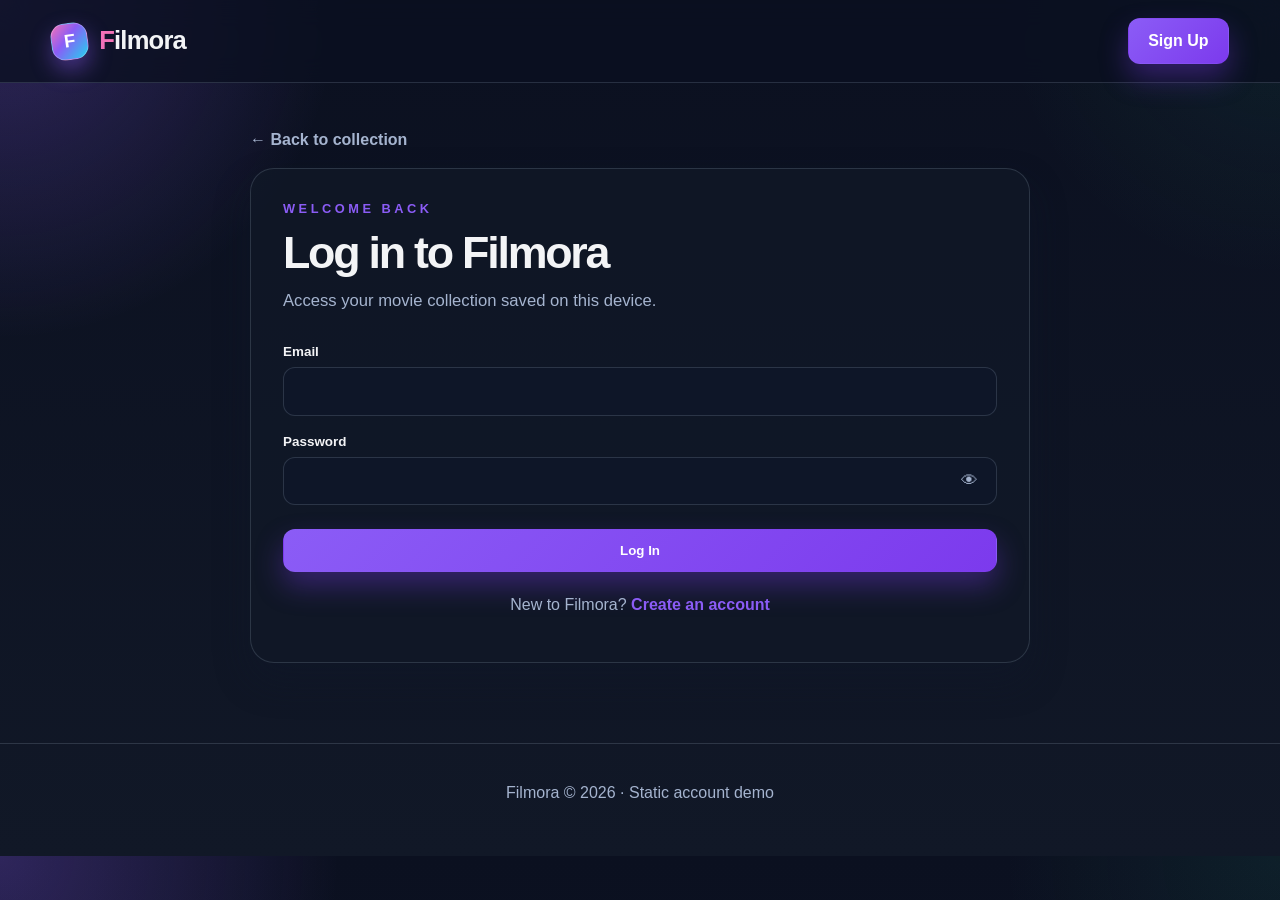
<file: index.html>
<!DOCTYPE html>
<html lang="en">
<head>
    <meta charset="UTF-8">
    <meta name="viewport" content="width=device-width, initial-scale=1.0">
    <meta name="description" content="Filmora - a simple movie collection catalog.">
    <title>Filmora | Movie Collection</title>
    <link rel="stylesheet" href="style.css">
    <style>
        .static-note { margin: 1rem 0 0; color: var(--muted); font-size: 0.86rem; }
        .static-note a { color: var(--primary); font-weight: 700; }
        .modal { display: none; }
        .modal.open { display: grid; }
        .dialog-form { display: grid; gap: 0.15rem; }
        .dialog-form .two-col { margin-top: 0.3rem; }
        .dialog-form button { margin-top: 1.2rem; }
        .dialog-close { float: right; border: 0; background: transparent; color: var(--muted); font-size: 1.5rem; cursor: pointer; }
        .watch-card { width: min(860px, calc(100% - 2rem)); text-align: left; }
        .watch-card video { display: block; width: 100%; max-height: 70vh; margin-top: 1rem; background: #000; border-radius: 12px; }
        .watch-message { margin-top: 0.8rem !important; font-size: 0.82rem; }
        .movie-card .delete-card { margin-left: auto; }
        @media (max-width: 760px) {
            .top-actions { gap: 0.45rem; }
            .top-actions .nav-link { display: none; }
            .top-actions .small { padding: 0.6rem; font-size: 0.82rem; }
            .hero { align-items: stretch; flex-direction: column; }
            .hero-panel { width: 100%; }
        }
    </style>
</head>
<body>
<header class="topbar">
    <div class="container nav">
        <a href="index.html" class="logo" aria-label="Filmora home">
            <span class="brand-mark">F</span>
            <span class="brand-word">Filmora</span>
        </a>
        <nav class="top-actions" aria-label="Main navigation">
            <a href="#collection" class="nav-link">Collection</a>
            <button type="button" class="btn primary" id="openAdd">+ Add Movie</button>
            <span class="user-chip" id="userChip" hidden></span>
            <a href="profile.html" class="btn small" id="profileLink">Profile</a>
            <a href="login.html" class="btn small" id="loginLink">Login</a>
            <a href="signup.html" class="btn small" id="signupLink">Sign Up</a>
            <a href="logout.html" class="btn small" id="logoutLink" hidden>Logout</a>
        </nav>
    </div>
</header>

<main class="container">
    <section class="hero">
        <div class="hero-copy">
            <p class="eyebrow">MY COLLECTION</p>
            <h1>Your movies,<br><span>all in one place.</span></h1>
            <p class="subtitle">Keep a lightweight, personal catalog of your favorite films. Your collection is saved in this browser.</p>
        </div>
        <div class="hero-panel" aria-label="Collection overview">
            <div class="mini-stat">
                <span class="label">Total movies</span>
                <strong id="totalMovies">0</strong>
            </div>
            <div class="latest">
                <span class="label">Latest pick</span>
                <strong id="latestTitle">Add your first film</strong>
                <small id="latestMeta">Your newest movie will appear here.</small>
            </div>
        </div>
    </section>

    <form class="search" id="searchForm" role="search">
        <input type="search" id="searchInput" placeholder="Search by title, genre or director..." aria-label="Search movies">
        <button type="submit">Search</button>
        <button type="button" class="clear" id="clearSearch">Clear</button>
    </form>

    <div class="section-head" id="collection">
        <h2 id="sectionTitle">My Movies</h2>
        <span id="resultCount">0 results</span>
    </div>
    <section class="movie-grid" id="movieGrid" aria-live="polite"></section>
</main>

<div class="modal" id="addModal" aria-hidden="true">
    <div class="modal-backdrop" id="modalBackdrop"></div>
    <div class="modal-card" role="dialog" aria-modal="true" aria-labelledby="addTitle">
        <button type="button" class="dialog-close" id="closeAdd" aria-label="Close">&times;</button>
        <h3 id="addTitle">Add a movie</h3>
        <form class="dialog-form" id="addForm">
            <label for="movieTitle">Title</label>
            <input id="movieTitle" name="title" required maxlength="150">
            <div class="two-col">
                <div>
                    <label for="movieGenre">Genre</label>
                    <input id="movieGenre" name="genre" required maxlength="100">
                </div>
                <div>
                    <label for="movieYear">Release year</label>
                    <input id="movieYear" name="year" type="number" min="1888" max="2100" required>
                </div>
            </div>
            <label for="movieDirector">Director</label>
            <input id="movieDirector" name="director" required maxlength="150">
            <label for="movieRating">Rating</label>
            <input id="movieRating" name="rating" type="number" min="0" max="10" step="0.1" value="0">
            <label for="movieFile">Movie file</label>
            <input id="movieFile" name="movieFile" type="file" accept="video/*">
            <small class="form-help">The video stays in this browser and is available on this device only.</small>
            <button type="submit" class="btn primary full">Save Movie</button>
        </form>
    </div>
</div>

<div class="modal" id="watchModal" aria-hidden="true">
    <div class="modal-backdrop" id="watchBackdrop"></div>
    <div class="modal-card watch-card" role="dialog" aria-modal="true" aria-labelledby="watchTitle">
        <button type="button" class="dialog-close" id="closeWatch" aria-label="Close">&times;</button>
        <h3 id="watchTitle">Watch movie</h3>
        <video id="moviePlayer" controls playsinline></video>
        <p id="watchMessage" class="watch-message"></p>
    </div>
</div>

<footer>
    <p>Filmora &copy; <span id="currentYear"></span> &middot; Static movie collection</p>
</footer>

<script src="auth.js"></script>
<script>
const currentUser = getCurrentUser();
if (!currentUser) {
    window.location.replace('login.html');
}

const storageKey = `filmora-movies-${currentUser ? currentUser.id : 'guest'}`;
const videoDatabase = 'filmora-video-files';
const starterMovies = [
    { id: 1, title: 'Inception', genre: 'Sci-Fi', director: 'Christopher Nolan', year: 2010, rating: 8.8 },
    { id: 2, title: 'The Dark Knight', genre: 'Action', director: 'Christopher Nolan', year: 2008, rating: 9.0 },
    { id: 3, title: 'Interstellar', genre: 'Sci-Fi', director: 'Christopher Nolan', year: 2014, rating: 8.7 }
];

let movies = loadMovies();
let searchTerm = '';

function loadMovies() {
    try {
        const saved = JSON.parse(localStorage.getItem(storageKey));
        return Array.isArray(saved) ? saved : [...starterMovies];
    } catch (error) {
        return [...starterMovies];
    }
}

function saveMovies() {
    localStorage.setItem(storageKey, JSON.stringify(movies));
}

function videoStorageKey(id) {
    return `${currentUser.id}:${id}`;
}

function openVideoDatabase() {
    return new Promise((resolve, reject) => {
        const request = indexedDB.open(videoDatabase, 1);
        request.onupgradeneeded = () => request.result.createObjectStore('videos');
        request.onsuccess = () => resolve(request.result);
        request.onerror = () => reject(request.error);
    });
}

async function storeVideo(id, file) {
    if (!file) return;
    const database = await openVideoDatabase();
    await new Promise((resolve, reject) => {
        const transaction = database.transaction('videos', 'readwrite');
        transaction.objectStore('videos').put(file, videoStorageKey(id));
        transaction.oncomplete = resolve;
        transaction.onerror = () => reject(transaction.error);
    });
    database.close();
}

async function getVideo(id) {
    const database = await openVideoDatabase();
    const file = await new Promise((resolve, reject) => {
        const request = database.transaction('videos').objectStore('videos').get(videoStorageKey(id));
        request.onsuccess = () => resolve(request.result);
        request.onerror = () => reject(request.error);
    });
    database.close();
    return file;
}

async function removeVideo(id) {
    const database = await openVideoDatabase();
    await new Promise((resolve, reject) => {
        const transaction = database.transaction('videos', 'readwrite');
        transaction.objectStore('videos').delete(videoStorageKey(id));
        transaction.oncomplete = resolve;
        transaction.onerror = () => reject(transaction.error);
    });
    database.close();
}

function renderMovies() {
    const normalized = searchTerm.toLowerCase();
    const visibleMovies = movies.filter((movie) =>
        [movie.title, movie.genre, movie.director].some((value) => value.toLowerCase().includes(normalized))
    );
    const grid = document.getElementById('movieGrid');
    document.getElementById('totalMovies').textContent = movies.length;
    document.getElementById('resultCount').textContent = `${visibleMovies.length} result${visibleMovies.length === 1 ? '' : 's'}`;
    document.getElementById('sectionTitle').textContent = searchTerm ? 'Search results' : 'My Movies';

    if (movies.length > 0) {
        const latest = movies[0];
        document.getElementById('latestTitle').textContent = latest.title;
            document.getElementById('latestMeta').textContent = `${latest.genre} &middot; ${latest.year}`;
    } else {
        document.getElementById('latestTitle').textContent = 'Add your first film';
        document.getElementById('latestMeta').textContent = 'Your newest movie will appear here.';
    }

    if (visibleMovies.length === 0) {
        grid.innerHTML = '<div class="empty"><div>&#127916;</div><h3>No movies found</h3><p>Add your first movie or try another search.</p><button type="button" class="btn primary" id="emptyAdd">Add Movie</button></div>';
        document.getElementById('emptyAdd').addEventListener('click', openModal);
        return;
    }

    grid.innerHTML = visibleMovies.map((movie) => `
        <article class="movie-card">
            <div class="poster"><div class="poster-placeholder" aria-hidden="true">&#127916;</div><div class="year">${escapeHtml(movie.year)}</div></div>
            <div class="movie-body">
                <div class="movie-info">
                    <h3>${escapeHtml(movie.title)}</h3>
                    <p class="meta">${escapeHtml(movie.genre)} &middot; ${escapeHtml(movie.director)}</p>
                    <p class="rating">&#9733; ${escapeHtml(movie.rating)}/10</p>
                </div>
                <div class="actions">
                    ${movie.hasVideo ? `<button type="button" class="btn primary watch-card-button" data-id="${movie.id}">Watch</button>` : ''}
                    <button type="button" class="btn small danger delete-card" data-id="${movie.id}">Delete</button>
                </div>
            </div>
        </article>`).join('');

    document.querySelectorAll('.watch-card-button').forEach((button) => {
        button.addEventListener('click', () => openWatchModal(Number(button.dataset.id)));
    });
    document.querySelectorAll('.delete-card').forEach((button) => {
        button.addEventListener('click', async () => {
            movies = movies.filter((movie) => movie.id !== Number(button.dataset.id));
            saveMovies();
            await removeVideo(button.dataset.id);
            renderMovies();
        });
    });
}

function escapeHtml(value) {
    return String(value).replace(/[&<>'"]/g, (character) => ({ '&': '&amp;', '<': '&lt;', '>': '&gt;', "'": '&#39;', '"': '&quot;' }[character]));
}

const modal = document.getElementById('addModal');
const watchModal = document.getElementById('watchModal');
const moviePlayer = document.getElementById('moviePlayer');
let activeVideoUrl = null;
function openModal() {
    modal.classList.add('open');
    modal.setAttribute('aria-hidden', 'false');
    document.getElementById('movieTitle').focus();
}
function closeModal() {
    modal.classList.remove('open');
    modal.setAttribute('aria-hidden', 'true');
}

async function openWatchModal(id) {
    const movie = movies.find((item) => item.id === id);
    const file = await getVideo(id);
    if (!movie || !file) return;
    activeVideoUrl = URL.createObjectURL(file);
    moviePlayer.src = activeVideoUrl;
    document.getElementById('watchTitle').textContent = movie.title;
    document.getElementById('watchMessage').textContent = file.name || 'Saved locally in this browser';
    watchModal.classList.add('open');
    watchModal.setAttribute('aria-hidden', 'false');
}

function closeWatchModal() {
    moviePlayer.pause();
    moviePlayer.removeAttribute('src');
    moviePlayer.load();
    if (activeVideoUrl) URL.revokeObjectURL(activeVideoUrl);
    activeVideoUrl = null;
    watchModal.classList.remove('open');
    watchModal.setAttribute('aria-hidden', 'true');
}

document.getElementById('openAdd').addEventListener('click', openModal);
document.getElementById('closeAdd').addEventListener('click', closeModal);
document.getElementById('modalBackdrop').addEventListener('click', closeModal);
document.getElementById('closeWatch').addEventListener('click', closeWatchModal);
document.getElementById('watchBackdrop').addEventListener('click', closeWatchModal);
document.addEventListener('keydown', (event) => {
    if (event.key === 'Escape') {
        closeModal();
        closeWatchModal();
    }
});
document.getElementById('searchForm').addEventListener('submit', (event) => {
    event.preventDefault();
    searchTerm = document.getElementById('searchInput').value.trim();
    renderMovies();
});
document.getElementById('clearSearch').addEventListener('click', () => {
    document.getElementById('searchInput').value = '';
    searchTerm = '';
    renderMovies();
});
document.getElementById('addForm').addEventListener('submit', async (event) => {
    event.preventDefault();
    const form = new FormData(event.target);
    const id = Date.now();
    const file = form.get('movieFile');
    movies.unshift({
        id, title: form.get('title').trim(), genre: form.get('genre').trim(),
        director: form.get('director').trim(), year: Number(form.get('year')), rating: Number(form.get('rating')),
        hasVideo: file instanceof File && file.size > 0
    });
    if (file instanceof File && file.size > 0) await storeVideo(id, file);
    saveMovies();
    event.target.reset();
    closeModal();
    renderMovies();
});

document.getElementById('currentYear').textContent = new Date().getFullYear();
renderMovies();
</script>
</body>
</html>
</file>
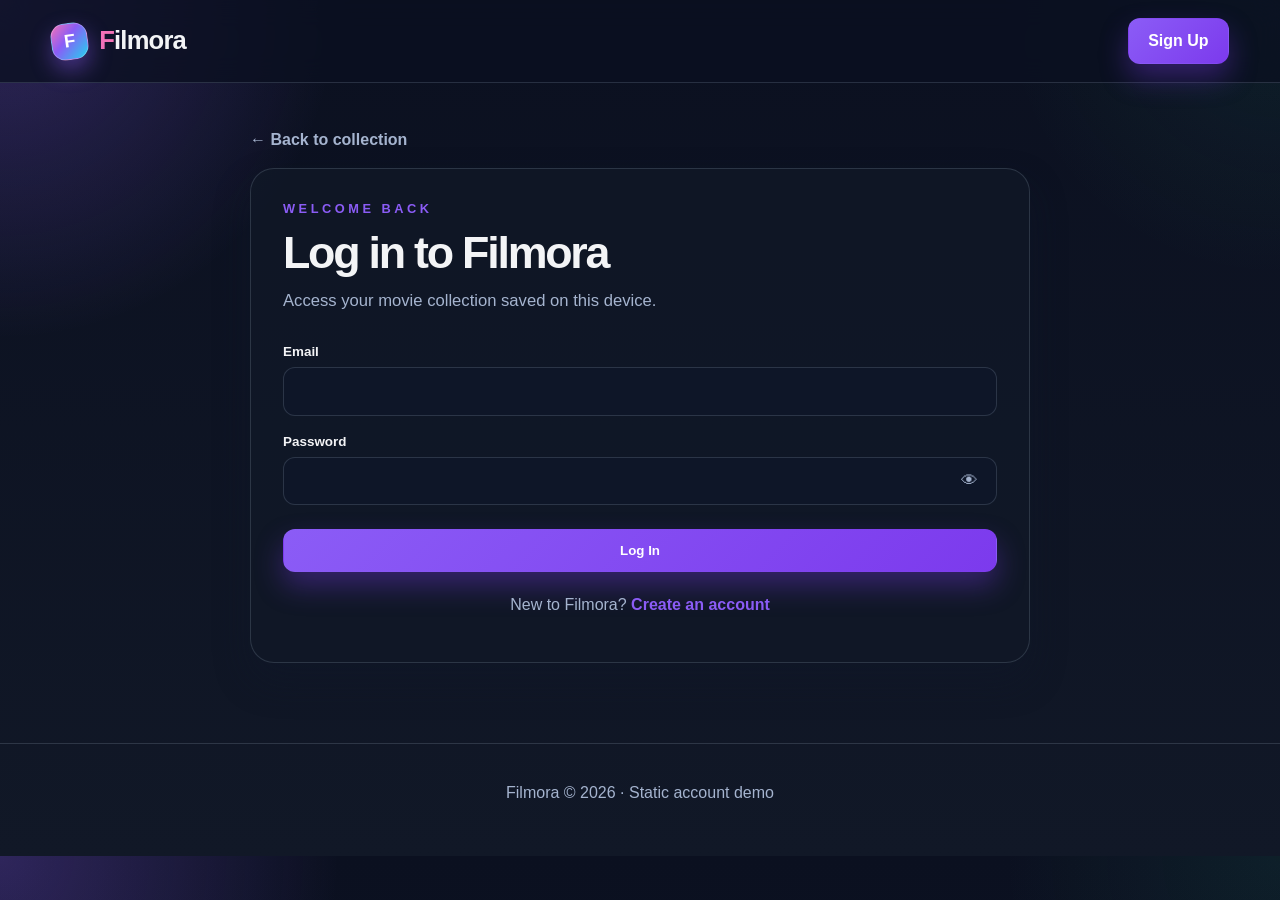
<file: login.html>
<!DOCTYPE html>
<html lang="en">
<head>
    <meta charset="UTF-8">
    <meta name="viewport" content="width=device-width, initial-scale=1.0">
    <title>Filmora | Login</title>
    <link rel="stylesheet" href="style.css">
</head>
<body>
<header class="topbar">
    <div class="container nav">
        <a href="index.html" class="logo" aria-label="Filmora home"><span class="brand-mark">F</span><span class="brand-word">Filmora</span></a>
        <nav class="top-actions" aria-label="Account navigation"><a href="signup.html" class="btn primary">Sign Up</a></nav>
    </div>
</header>
<main class="container form-page">
    <a href="index.html" class="back">&larr; Back to collection</a>
    <section class="form-card">
        <p class="eyebrow">WELCOME BACK</p>
        <h1>Log in to Filmora</h1>
        <p class="subtitle">Access your movie collection saved on this device.</p>
        <form id="loginForm">
            <label for="email">Email</label>
            <input id="email" name="email" type="email" autocomplete="email" required>
            <label for="password">Password</label>
            <div class="password-field"><input id="password" name="password" type="password" autocomplete="current-password" required><button type="button" class="password-toggle" data-password-toggle="password" aria-label="Show password">&#128065;</button></div>
            <button type="submit" class="btn primary full">Log In</button>
        </form>
        <div id="authMessage" hidden></div>
        <p class="auth-switch">New to Filmora? <a href="signup.html">Create an account</a></p>
    </section>
</main>
<footer><p>Filmora &copy; <span id="currentYear"></span> &middot; Static account demo</p></footer>
<script src="auth.js"></script>
<script>document.getElementById('currentYear').textContent = new Date().getFullYear();</script>
</body>
</html>
</file>
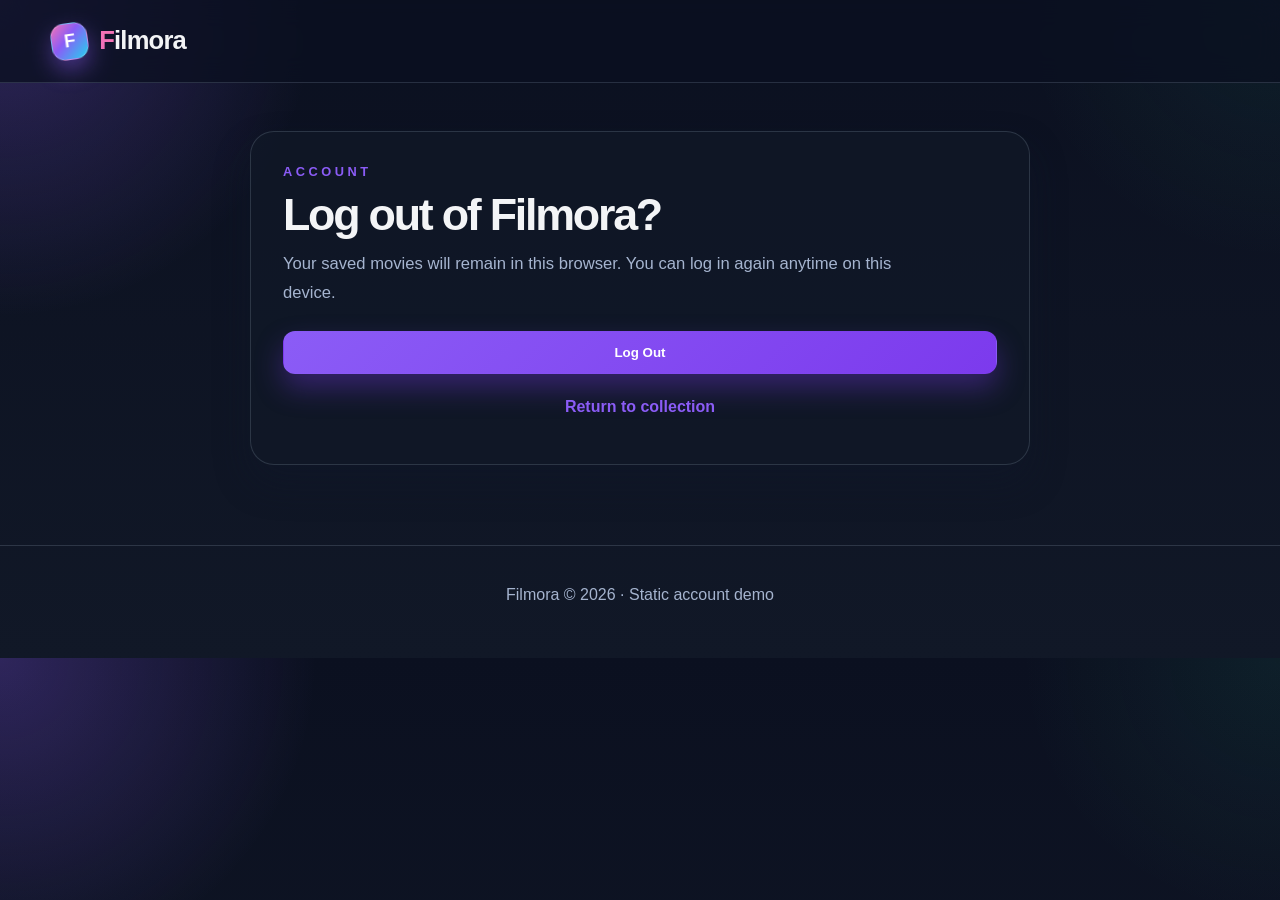
<file: logout.html>
<!DOCTYPE html>
<html lang="en">
<head>
    <meta charset="UTF-8">
    <meta name="viewport" content="width=device-width, initial-scale=1.0">
    <title>Filmora | Log Out</title>
    <link rel="stylesheet" href="style.css">
</head>
<body>
<header class="topbar">
    <div class="container nav">
        <a href="index.html" class="logo" aria-label="Filmora home"><span class="brand-mark">F</span><span class="brand-word">Filmora</span></a>
    </div>
</header>
<main class="container form-page">
    <section class="form-card">
        <p class="eyebrow">ACCOUNT</p>
        <h1>Log out of Filmora?</h1>
        <p class="subtitle">Your saved movies will remain in this browser. You can log in again anytime on this device.</p>
        <button type="button" class="btn primary full" id="logoutButton">Log Out</button>
        <p class="auth-switch"><a href="index.html">Return to collection</a></p>
    </section>
</main>
<footer><p>Filmora &copy; <span id="currentYear"></span> &middot; Static account demo</p></footer>
<script src="auth.js"></script>
<script>document.getElementById('currentYear').textContent = new Date().getFullYear();</script>
</body>
</html>
</file>
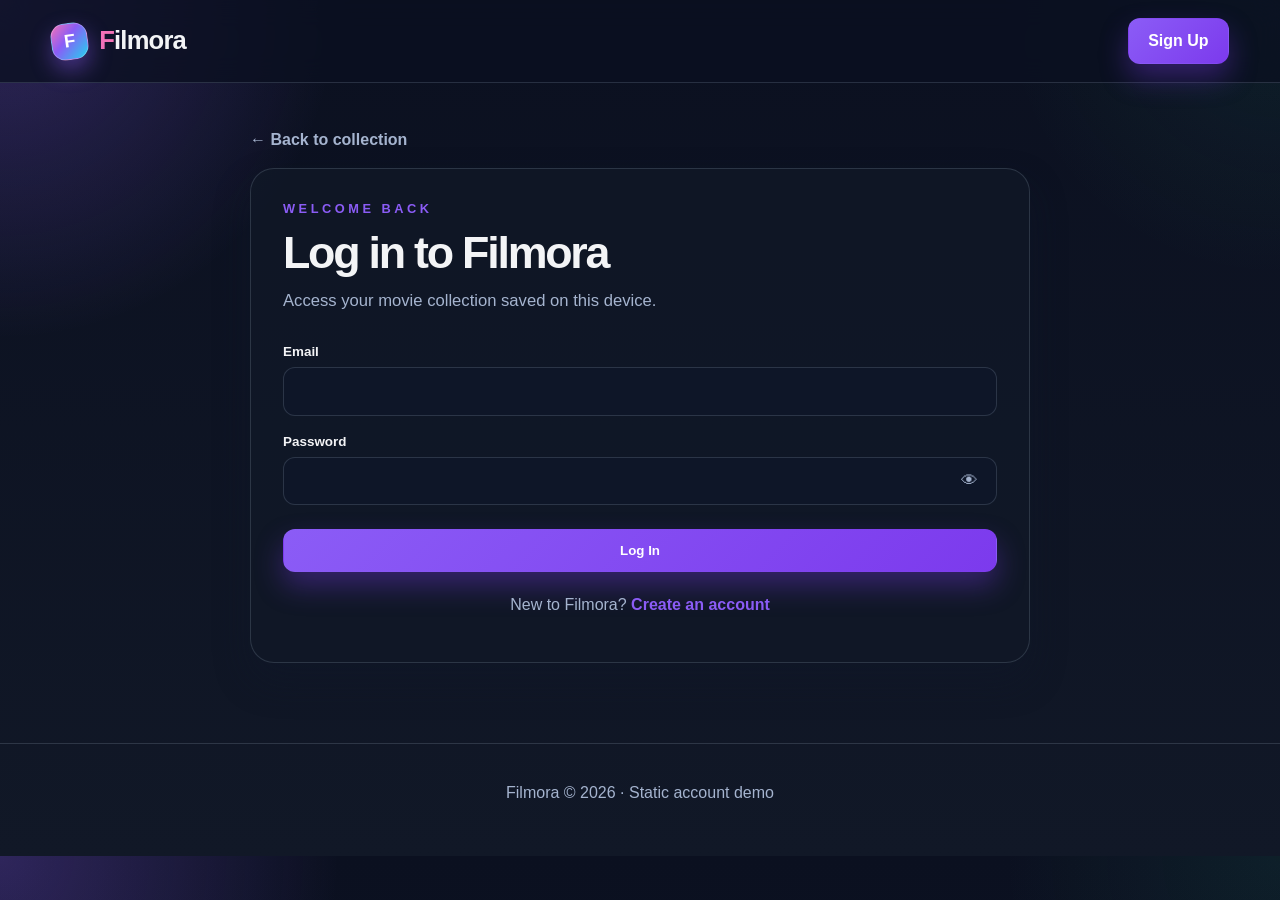
<file: profile.html>
<!DOCTYPE html>
<html lang="en">
<head>
    <meta charset="UTF-8">
    <meta name="viewport" content="width=device-width, initial-scale=1.0">
    <title>Filmora | Profile</title>
    <link rel="stylesheet" href="style.css">
</head>
<body>
<header class="topbar">
    <div class="container nav">
        <a href="index.html" class="logo" aria-label="Filmora home"><span class="brand-mark">F</span><span class="brand-word">Filmora</span></a>
        <nav class="top-actions" aria-label="Main navigation">
            <a href="index.html" class="btn small">Collection</a>
            <a href="logout.html" class="btn small">Logout</a>
        </nav>
    </div>
</header>
<main class="container form-page">
    <a href="index.html" class="back">&larr; Back to collection</a>
    <div class="profile-layout">
        <section class="form-card">
            <p class="eyebrow">YOUR PROFILE</p>
            <div class="profile-avatar-wrap">
                <div class="profile-avatar placeholder-avatar" id="avatarPreview" aria-label="Profile avatar">F</div>
            </div>
            <h1 id="profileName">Your Profile</h1>
            <p class="subtitle" id="profileEmail"></p>
            <label class="avatar-upload" for="avatarFile">Profile avatar</label>
            <input id="avatarFile" type="file" accept="image/png,image/jpeg,image/webp">
            <small class="form-help">Use a JPG, PNG, or WebP image up to 1 MB.</small>
            <div class="profile-stats">
                <div class="stat-card"><span class="label">Movies</span><strong id="movieCount">0</strong></div>
                <div class="stat-card"><span class="label">Local videos</span><strong id="videoCount">0</strong></div>
                <div class="stat-card"><span class="label">Average rating</span><strong id="averageRating">0.0</strong></div>
            </div>
        </section>

        <section class="form-card">
            <p class="eyebrow">SECURITY</p>
            <h1>Change password</h1>
            <p class="subtitle">Confirm your current password before choosing a new one.</p>
            <form id="passwordForm">
                <label for="currentPassword">Current password</label>
                <div class="password-field"><input id="currentPassword" name="currentPassword" type="password" autocomplete="current-password" required><button type="button" class="password-toggle" data-password-toggle="currentPassword" aria-label="Show password">&#128065;</button></div>
                <label for="newPassword">New password</label>
                <div class="password-field"><input id="newPassword" name="newPassword" type="password" autocomplete="new-password" minlength="6" required><button type="button" class="password-toggle" data-password-toggle="newPassword" aria-label="Show password">&#128065;</button></div>
                <label for="confirmNewPassword">Confirm new password</label>
                <div class="password-field"><input id="confirmNewPassword" name="confirmNewPassword" type="password" autocomplete="new-password" minlength="6" required><button type="button" class="password-toggle" data-password-toggle="confirmNewPassword" aria-label="Show password">&#128065;</button></div>
                <button type="submit" class="btn primary full">Update Password</button>
            </form>
            <div id="authMessage" hidden></div>
        </section>
    </div>
</main>
<footer><p>Filmora &copy; <span id="currentYear"></span> &middot; Static account demo</p></footer>
<script src="auth.js"></script>
<script>
const profileUser = getCurrentUser();
if (!profileUser) window.location.replace('login.html');

function profileMovies() {
    try {
        return JSON.parse(localStorage.getItem(`filmora-movies-${profileUser.id}`)) || [];
    } catch (error) {
        return [];
    }
}

function refreshProfile() {
    const user = getUserRecord();
    const movies = profileMovies();
    if (!user) return;
    document.getElementById('profileName').textContent = user.name;
    document.getElementById('profileEmail').textContent = user.email;
    document.getElementById('movieCount').textContent = movies.length;
    document.getElementById('videoCount').textContent = movies.filter((movie) => movie.hasVideo).length;
    const average = movies.length ? movies.reduce((total, movie) => total + Number(movie.rating || 0), 0) / movies.length : 0;
    document.getElementById('averageRating').textContent = average.toFixed(1);
    const avatar = document.getElementById('avatarPreview');
    if (user.avatar) {
        avatar.innerHTML = `<img class="profile-avatar" src="${user.avatar}" alt="${user.name} avatar">`;
    } else {
        avatar.textContent = user.name.charAt(0).toUpperCase();
    }
}

document.getElementById('avatarFile').addEventListener('change', (event) => {
    const file = event.target.files[0];
    if (!file) return;
    if (file.size > 1024 * 1024) {
        showAuthMessage('Please choose an image smaller than 1 MB.');
        event.target.value = '';
        return;
    }
    const reader = new FileReader();
    reader.onload = () => {
        const user = getUserRecord();
        user.avatar = reader.result;
        updateUserRecord(user);
        refreshProfile();
        showAuthMessage('Profile avatar updated.', 'success');
    };
    reader.readAsDataURL(file);
});

document.getElementById('passwordForm').addEventListener('submit', async (event) => {
    event.preventDefault();
    const form = new FormData(event.target);
    const user = getUserRecord();
    if (form.get('newPassword') !== form.get('confirmNewPassword')) {
        showAuthMessage('New passwords do not match.');
        return;
    }
    if (form.get('newPassword').length < 6) {
        showAuthMessage('Your new password must be at least 6 characters.');
        return;
    }
    if (await hashPassword(form.get('currentPassword')) !== user.password) {
        showAuthMessage('The current password is incorrect.');
        return;
    }
    user.password = await hashPassword(form.get('newPassword'));
    updateUserRecord(user);
    event.target.reset();
    showAuthMessage('Password updated successfully.', 'success');
});

document.getElementById('currentYear').textContent = new Date().getFullYear();
refreshProfile();
</script>
</body>
</html>
</file>
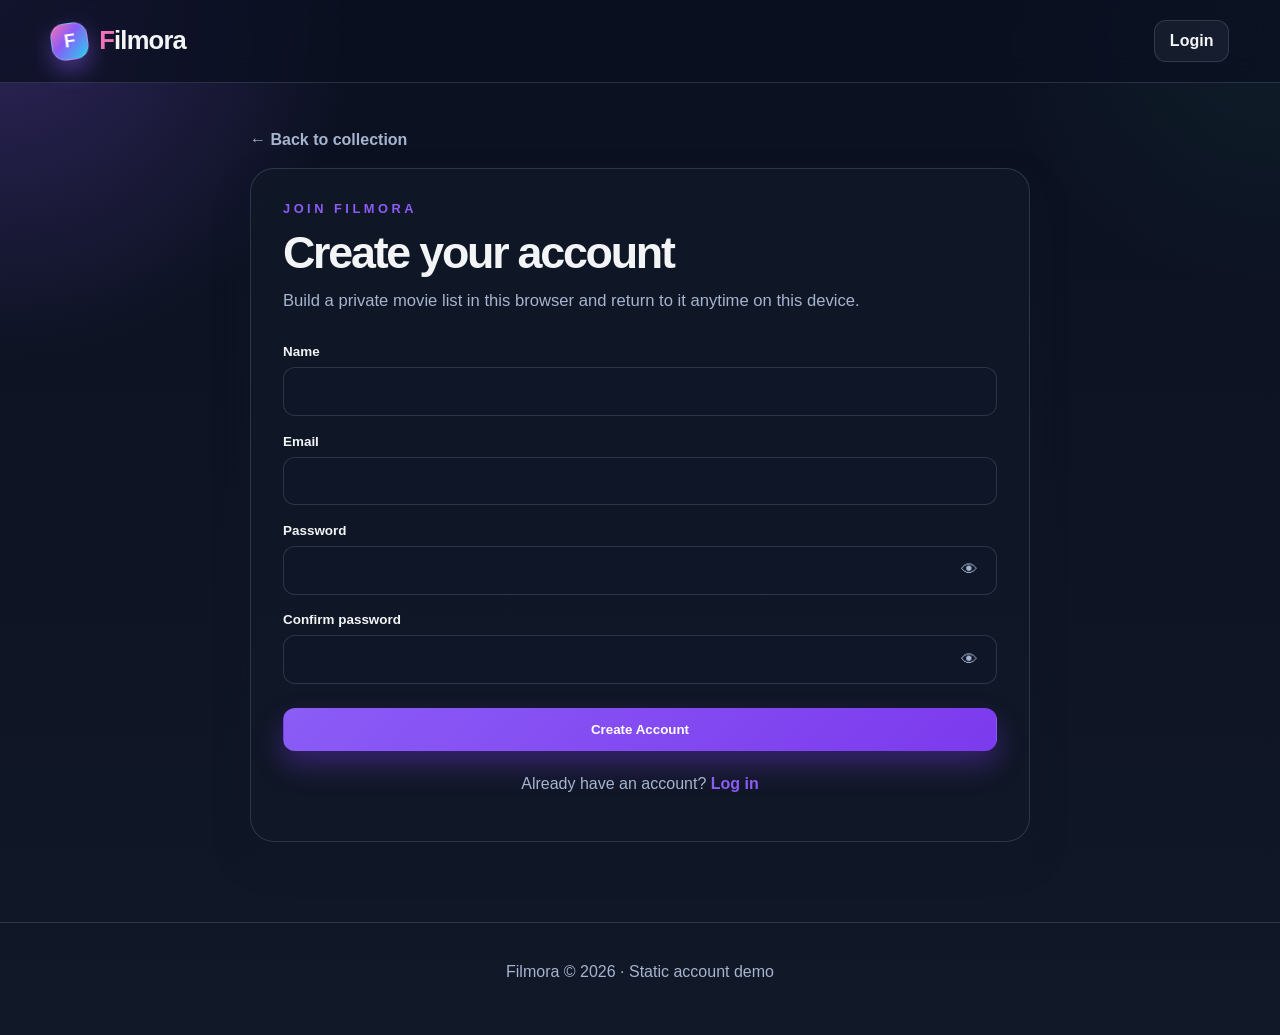
<file: signup.html>
<!DOCTYPE html>
<html lang="en">
<head>
    <meta charset="UTF-8">
    <meta name="viewport" content="width=device-width, initial-scale=1.0">
    <title>Filmora | Sign Up</title>
    <link rel="stylesheet" href="style.css">
</head>
<body>
<header class="topbar">
    <div class="container nav">
        <a href="index.html" class="logo" aria-label="Filmora home"><span class="brand-mark">F</span><span class="brand-word">Filmora</span></a>
        <nav class="top-actions" aria-label="Account navigation"><a href="login.html" class="btn small">Login</a></nav>
    </div>
</header>
<main class="container form-page">
    <a href="index.html" class="back">&larr; Back to collection</a>
    <section class="form-card">
        <p class="eyebrow">JOIN FILMORA</p>
        <h1>Create your account</h1>
        <p class="subtitle">Build a private movie list in this browser and return to it anytime on this device.</p>
        <form id="signupForm">
            <label for="name">Name</label>
            <input id="name" name="name" autocomplete="name" required maxlength="100">
            <label for="email">Email</label>
            <input id="email" name="email" type="email" autocomplete="email" required>
            <label for="password">Password</label>
            <div class="password-field"><input id="password" name="password" type="password" autocomplete="new-password" minlength="6" required><button type="button" class="password-toggle" data-password-toggle="password" aria-label="Show password">&#128065;</button></div>
            <label for="confirmPassword">Confirm password</label>
            <div class="password-field"><input id="confirmPassword" name="confirmPassword" type="password" autocomplete="new-password" minlength="6" required><button type="button" class="password-toggle" data-password-toggle="confirmPassword" aria-label="Show password">&#128065;</button></div>
            <button type="submit" class="btn primary full">Create Account</button>
        </form>
        <div id="authMessage" hidden></div>
        <p class="auth-switch">Already have an account? <a href="login.html">Log in</a></p>
    </section>
</main>
<footer><p>Filmora &copy; <span id="currentYear"></span> &middot; Static account demo</p></footer>
<script src="auth.js"></script>
<script>document.getElementById('currentYear').textContent = new Date().getFullYear();</script>
</body>
</html>
</file>
<file: style.css>
:root {
    --bg: #0b1020;
    --bg-2: #111827;
    --panel: rgba(15, 23, 42, 0.8);
    --panel-strong: #111827;
    --card: rgba(17, 24, 39, 0.9);
    --card-soft: rgba(30, 41, 59, 0.88);
    --text: #f3f4f6;
    --muted: #a5b4cf;
    --line: rgba(148, 163, 184, 0.22);
    --primary: #8b5cf6;
    --primary-strong: #7c3aed;
    --primary-soft: rgba(139, 92, 246, 0.14);
    --success: #34d399;
    --success-soft: rgba(52, 211, 153, 0.16);
    --danger: #fb7185;
    --danger-soft: rgba(251, 113, 133, 0.12);
    --gold: #fbbf24;
    --shadow: 0 25px 60px rgba(2, 6, 23, 0.55);
    --shadow-soft: 0 18px 35px rgba(15, 23, 42, 0.38);
}

* { box-sizing: border-box; }

html { scroll-behavior: smooth; }

body {
    margin: 0;
    font-family: Inter, "Segoe UI", Arial, sans-serif;
    background:
        radial-gradient(circle at top left, rgba(139, 92, 246, 0.28), transparent 22%),
        radial-gradient(circle at top right, rgba(52, 211, 153, 0.08), transparent 18%),
        linear-gradient(180deg, var(--bg) 0%, var(--bg-2) 100%);
    color: var(--text);
}

a { color: inherit; }

.container {
    width: min(1200px, 92%);
    margin: 0 auto;
}

.topbar {
    position: sticky;
    top: 0;
    z-index: 20;
    background: rgba(11, 16, 32, 0.78);
    backdrop-filter: blur(14px);
    border-bottom: 1px solid var(--line);
}

.nav {
    min-height: 82px;
    display: flex;
    align-items: center;
    justify-content: space-between;
}

.logo {
    display: inline-flex;
    align-items: center;
    gap: 0.7rem;
    color: var(--text);
    text-decoration: none;
    font-weight: 800;
    letter-spacing: -0.05em;
}

.brand-mark {
    display: inline-grid;
    place-items: center;
    width: 2.3rem;
    height: 2.3rem;
    border-radius: 14px;
    background: linear-gradient(135deg, #f472b6 0%, #8b5cf6 42%, #22d3ee 100%);
    box-shadow: 0 10px 22px rgba(139, 92, 246, 0.45);
    color: #fff;
    font-size: 1.15rem;
    font-weight: 900;
    border: 1px solid rgba(255,255,255,0.25);
    transform: rotate(-8deg);
}

.brand-word {
    font-size: clamp(1.45rem, 2vw, 2.15rem);
    color: var(--text);
}

.brand-word::first-letter {
    color: #f472b6;
}

.top-actions {
    display: flex;
    align-items: center;
    gap: 1rem;
}

.user-chip {
    color: var(--text);
    background: rgba(139, 92, 246, 0.12);
    border: 1px solid rgba(139, 92, 246, 0.22);
    border-radius: 999px;
    padding: 0.5rem 0.8rem;
    font-size: 0.85rem;
    font-weight: 700;
}

.nav-link {
    color: var(--muted);
    text-decoration: none;
    font-weight: 700;
}

.btn {
    display: inline-flex;
    align-items: center;
    justify-content: center;
    border: 1px solid transparent;
    border-radius: 12px;
    padding: 0.8rem 1.2rem;
    text-decoration: none;
    font-weight: 700;
    cursor: pointer;
    transition: transform 0.2s ease, box-shadow 0.2s ease, border-color 0.2s ease;
}

.btn:hover {
    transform: translateY(-1px);
    box-shadow: 0 10px 22px rgba(139, 92, 246, 0.18);
}

.primary {
    color: white;
    background: linear-gradient(135deg, var(--primary) 0%, var(--primary-strong) 100%);
    box-shadow: 0 14px 28px rgba(124, 58, 237, 0.35);
}

.small {
    padding: 0.7rem 0.9rem;
    background: rgba(148, 163, 184, 0.08);
    color: var(--text);
    border-color: var(--line);
}

.danger {
    background: var(--danger-soft);
    color: var(--danger);
    border-color: rgba(251, 113, 133, 0.18);
}

.download {
    background: var(--success-soft);
    color: var(--success);
    border-color: rgba(52, 211, 153, 0.18);
}

.hero {
    display: flex;
    justify-content: space-between;
    align-items: center;
    gap: 2rem;
    padding: 4rem 0 2.6rem;
}

.hero-copy {
    flex: 1.2;
}

.eyebrow {
    margin: 0 0 0.9rem;
    color: var(--primary);
    font-size: 0.8rem;
    letter-spacing: 0.22rem;
    font-weight: 800;
}

h1 {
    margin: 0 0 1rem;
    font-size: clamp(2.8rem, 6vw, 5rem);
    line-height: 0.96;
    letter-spacing: -0.07em;
}

h1 span { color: var(--primary); }

.subtitle {
    max-width: 620px;
    margin: 0;
    color: var(--muted);
    line-height: 1.75;
    font-size: 1.04rem;
}

.hero-panel {
    flex: 0.8;
    background: linear-gradient(180deg, rgba(17, 24, 39, 0.95), rgba(15, 23, 42, 0.8));
    border: 1px solid var(--line);
    border-radius: 24px;
    box-shadow: var(--shadow-soft);
    padding: 1.2rem;
    display: grid;
    gap: 1rem;
}

.mini-stat,
.latest {
    background: rgba(15, 23, 42, 0.9);
    border: 1px solid var(--line);
    border-radius: 18px;
    padding: 1.05rem 1.1rem;
}

.label {
    display: block;
    color: var(--muted);
    font-size: 0.7rem;
    letter-spacing: 0.12rem;
    text-transform: uppercase;
    margin-bottom: 0.45rem;
}

.mini-stat strong,
.latest strong {
    display: block;
    font-size: clamp(1.6rem, 2vw, 2.2rem);
    letter-spacing: -0.05em;
}

.latest small {
    display: block;
    margin-top: 0.35rem;
    color: var(--muted);
}

.search {
    display: flex;
    gap: 0.8rem;
    align-items: center;
    background: rgba(15, 23, 42, 0.82);
    border: 1px solid var(--line);
    border-radius: 18px;
    padding: 0.8rem;
    box-shadow: var(--shadow-soft);
}

.search input {
    flex: 1;
    min-width: 0;
    border: 0;
    outline: none;
    background: transparent;
    font-size: 1rem;
    color: var(--text);
    padding: 0.8rem 0.9rem;
}

.search input::placeholder { color: #8592ad; }

.search button {
    border: 0;
    border-radius: 12px;
    background: linear-gradient(135deg, #111827, #1f2937);
    color: #fff;
    font-weight: 700;
    padding: 0.85rem 1.4rem;
    cursor: pointer;
}

.clear {
    display: inline-flex;
    align-items: center;
    justify-content: center;
    text-decoration: none;
    color: var(--muted);
    font-weight: 700;
    padding: 0.8rem 0.9rem;
}

.section-head {
    display: flex;
    justify-content: space-between;
    align-items: center;
    gap: 1rem;
    margin: 2.5rem 0 1.2rem;
}

.section-head h2 {
    margin: 0;
    font-size: clamp(1.6rem, 3vw, 2.2rem);
    letter-spacing: -0.04em;
}

.section-head span {
    color: var(--muted);
    font-weight: 700;
}

.movie-grid {
    display: grid;
    grid-template-columns: repeat(auto-fit, minmax(260px, 1fr));
    gap: 1.5rem;
    padding-bottom: 4rem;
}

.movie-card {
    position: relative;
    background: linear-gradient(180deg, rgba(17, 24, 39, 0.96), rgba(15, 23, 42, 0.9));
    border: 1px solid var(--line);
    border-radius: 24px;
    overflow: hidden;
    box-shadow: var(--shadow-soft);
    transition: transform 0.2s ease, box-shadow 0.2s ease, border-color 0.2s ease;
}

.movie-card:hover {
    transform: translateY(-5px);
    border-color: rgba(139, 92, 246, 0.4);
    box-shadow: var(--shadow);
}

.poster {
    position: relative;
    height: 310px;
    background: linear-gradient(135deg, rgba(139, 92, 246, 0.2), rgba(15, 23, 42, 0.9));
    overflow: hidden;
}

.poster::after {
    content: "";
    position: absolute;
    inset: 0;
    background: linear-gradient(180deg, rgba(2, 6, 23, 0.1), rgba(2, 6, 23, 0.55));
}

.poster img {
    display: block;
    width: 100%;
    height: 100%;
    object-fit: cover;
    filter: saturate(1.1) contrast(1.05);
}

.poster-placeholder {
    display: grid;
    place-items: center;
    width: 100%;
    height: 100%;
    font-size: 4.2rem;
    color: rgba(255,255,255,0.8);
}

.year {
    position: absolute;
    top: 0.9rem;
    right: 0.9rem;
    background: rgba(2, 6, 23, 0.7);
    color: #fff;
    border: 1px solid rgba(255,255,255,0.12);
    border-radius: 10px;
    padding: 0.48rem 0.65rem;
    font-size: 0.72rem;
    font-weight: 800;
    z-index: 1;
}

.movie-body {
    position: relative;
    padding: 1.15rem 1.15rem 1.25rem;
    background: linear-gradient(180deg, rgba(17, 24, 39, 0), rgba(17, 24, 39, 0.25));
}

.movie-info h3 {
    margin: 0 0 0.55rem;
    font-size: 1.38rem;
    letter-spacing: -0.04em;
}

.meta {
    margin: 0;
    color: var(--muted);
    font-size: 0.86rem;
    line-height: 1.6;
}

.rating {
    margin: 0.75rem 0 0;
    font-weight: 800;
    color: var(--gold);
}

.actions,
.movie-actions,
.watch-actions {
    display: flex;
    gap: 0.7rem;
    flex-wrap: wrap;
}

.actions {
    margin-top: 1rem;
}

.movie-actions {
    margin-top: 1rem;
}

.empty {
    grid-column: 1 / -1;
    padding: 4rem 2rem;
    text-align: center;
    background: rgba(17, 24, 39, 0.8);
    border: 1px solid var(--line);
    border-radius: 24px;
    box-shadow: var(--shadow-soft);
}

.empty > div {
    font-size: 4rem;
    margin-bottom: 0.5rem;
}

.empty h3 {
    margin: 0 0 0.6rem;
    font-size: 1.8rem;
}

.empty p {
    margin: 0 0 1.2rem;
    color: var(--muted);
}

.form-page {
    max-width: 780px;
    padding: 3rem 0 5rem;
}

.back {
    display: inline-block;
    margin-bottom: 1.2rem;
    color: var(--muted);
    text-decoration: none;
    font-weight: 700;
}

.form-card {
    background: rgba(17, 24, 39, 0.8);
    border: 1px solid var(--line);
    border-radius: 24px;
    padding: 2rem;
    box-shadow: var(--shadow-soft);
}

.form-card h1 {
    margin: 0 0 0.8rem;
    font-size: clamp(2rem, 4vw, 2.8rem);
    letter-spacing: -0.05em;
}

.form-card form {
    margin-top: 1.8rem;
}

label {
    display: block;
    margin: 1.1rem 0 0.5rem;
    font-size: 0.84rem;
    font-weight: 700;
}

input {
    width: 100%;
    padding: 0.9rem 1rem;
    border-radius: 12px;
    border: 1px solid var(--line);
    background: rgba(15, 23, 42, 0.9);
    font-size: 0.98rem;
    color: var(--text);
    outline: none;
    transition: border-color 0.2s ease, box-shadow 0.2s ease;
}

input:focus {
    border-color: rgba(139, 92, 246, 0.8);
    box-shadow: 0 0 0 4px rgba(139, 92, 246, 0.14);
}

.password-field {
    position: relative;
}

.password-field input {
    padding-right: 3.2rem;
}

.password-toggle {
    position: absolute;
    top: 50%;
    right: 0.7rem;
    display: grid;
    place-items: center;
    width: 2rem;
    height: 2rem;
    transform: translateY(-50%);
    border: 0;
    border-radius: 8px;
    background: transparent;
    color: var(--muted);
    font-size: 1.05rem;
    cursor: pointer;
}

.password-toggle:hover,
.password-toggle:focus-visible {
    background: var(--primary-soft);
    color: var(--text);
    outline: none;
}

.password-field input { padding-right: 3.2rem; }

.profile-layout {
    display: grid;
    grid-template-columns: minmax(0, 0.8fr) minmax(0, 1.2fr);
    gap: 1.5rem;
}

.profile-stats {
    display: grid;
    grid-template-columns: repeat(3, 1fr);
    gap: 0.8rem;
    margin-top: 1.5rem;
}

.stat-card { padding: 1rem; border: 1px solid var(--line); border-radius: 14px; background: rgba(15, 23, 42, 0.28); }
.stat-card strong { display: block; font-size: 1.7rem; }
.avatar-upload { margin-top: 1.2rem; }
.avatar-upload input { padding: 0.65rem; }

@media (max-width: 760px) {
    .profile-layout { grid-template-columns: 1fr; }
}

.two-col {
    display: grid;
    grid-template-columns: repeat(2, minmax(0, 1fr));
    gap: 1rem;
}

.full {
    width: 100%;
    margin-top: 1.5rem;
}

.error {
    margin-top: 1.2rem;
    background: var(--danger-soft);
    color: var(--danger);
    border: 1px solid rgba(251, 113, 133, 0.2);
    border-radius: 12px;
    padding: 0.9rem 1rem;
    font-weight: 600;
}

.success-box {
    margin-top: 1.2rem;
    background: var(--success-soft);
    color: var(--success);
    border: 1px solid rgba(52, 211, 153, 0.2);
    border-radius: 12px;
    padding: 0.9rem 1rem;
    font-weight: 600;
}

.auth-switch {
    margin-top: 1.5rem;
    text-align: center;
    color: var(--muted);
}

.auth-switch a {
    color: var(--primary);
    font-weight: 700;
    text-decoration: none;
}

.profile-summary {
    display: grid;
    gap: 1rem;
    margin-top: 1.5rem;
    padding: 1.2rem;
    border: 1px solid var(--line);
    border-radius: 18px;
    background: rgba(15, 23, 42, 0.7);
}

.profile-avatar-wrap {
    display: flex;
    justify-content: center;
    margin-bottom: 0.25rem;
}

.profile-avatar {
    width: 90px;
    height: 90px;
    object-fit: cover;
    border-radius: 50%;
    border: 2px solid rgba(139, 92, 246, 0.6);
    background: rgba(17, 24, 39, 0.9);
    box-shadow: 0 12px 25px rgba(139, 92, 246, 0.22);
}

.preview-avatar {
    width: 110px;
    height: 110px;
}

.image-preview {
    display: flex;
    justify-content: center;
    margin: 0.8rem 0;
}

.placeholder-avatar {
    display: grid;
    place-items: center;
    font-size: 2rem;
    font-weight: 800;
    color: white;
    background: linear-gradient(135deg, var(--primary) 0%, var(--primary-strong) 100%);
}

.profile-item {
    display: flex;
    flex-direction: column;
    gap: 0.35rem;
}

.profile-item strong {
    font-size: 1.05rem;
    color: var(--text);
}

.profile-form {
    margin-top: 1.5rem;
}

.delete-form {
    padding-top: 1rem;
    border-top: 1px solid var(--line);
}

.form-help {
    display: block;
    margin-top: 0.45rem;
    color: var(--muted);
    font-size: 0.76rem;
}

.modal {
    position: fixed;
    inset: 0;
    display: none;
    align-items: center;
    justify-content: center;
    z-index: 100;
}

.modal.open {
    display: flex;
}

.modal-backdrop {
    position: absolute;
    inset: 0;
    background: rgba(2, 6, 23, 0.72);
    backdrop-filter: blur(7px);
}

.modal-card {
    position: relative;
    z-index: 1;
    width: min(420px, calc(100% - 2rem));
    padding: 1.6rem 1.4rem 1.2rem;
    border-radius: 20px;
    background: linear-gradient(180deg, rgba(17, 24, 39, 0.98), rgba(15, 23, 42, 0.96));
    border: 1px solid rgba(148, 163, 184, 0.22);
    box-shadow: 0 25px 60px rgba(2, 6, 23, 0.7);
    text-align: center;
}

.modal-icon {
    width: 52px;
    height: 52px;
    display: grid;
    place-items: center;
    margin: 0 auto 0.9rem;
    border-radius: 50%;
    background: rgba(251, 113, 133, 0.12);
    color: var(--danger);
    font-size: 1.7rem;
    font-weight: 900;
}

.modal-card h3 {
    margin: 0 0 0.55rem;
    font-size: 1.5rem;
    letter-spacing: -0.04em;
}

.modal-card p {
    margin: 0;
    color: var(--muted);
    line-height: 1.7;
}

.modal-actions {
    display: flex;
    justify-content: center;
    gap: 0.75rem;
    margin-top: 1.35rem;
}

.modal-btn {
    border: 1px solid transparent;
    border-radius: 12px;
    padding: 0.8rem 1.2rem;
    font-weight: 700;
    cursor: pointer;
    transition: transform 0.2s ease, box-shadow 0.2s ease, opacity 0.2s ease;
}

.modal-btn:hover {
    transform: translateY(-1px);
}

.modal-btn.cancel {
    background: rgba(148, 163, 184, 0.08);
    border-color: rgba(148, 163, 184, 0.14);
    color: var(--text);
}

.modal-btn.confirm {
    background: linear-gradient(135deg, var(--danger) 0%, #e11d48 100%);
    color: #fff;
    box-shadow: 0 12px 24px rgba(225, 29, 72, 0.28);
}

.watch-page {
    padding: 3rem 0 5rem;
}

.watch-page h1 {
    margin: 0.8rem 0 0.6rem;
    font-size: clamp(2.2rem, 4vw, 3rem);
    letter-spacing: -0.05em;
}

.meta {
    color: var(--muted);
}

.video-container {
    width: 100%;
    background: #060b14;
    border-radius: 24px;
    overflow: hidden;
    margin-top: 1.6rem;
    box-shadow: var(--shadow);
    border: 1px solid var(--line);
}

.video-container video {
    display: block;
    width: 100%;
    max-height: 700px;
    background: #060b14;
}

.watch-actions {
    margin-top: 1.2rem;
}

footer {
    text-align: center;
    color: var(--muted);
    padding: 1.5rem 1rem 2.4rem;
    border-top: 1px solid var(--line);
}

@media (max-width: 760px) {
    .hero {
        flex-direction: column;
        align-items: flex-start;
    }

    .hero-panel {
        width: 100%;
    }

    .two-col {
        grid-template-columns: 1fr;
    }
}

@media (max-width: 560px) {
    .nav {
        flex-wrap: wrap;
        justify-content: center;
        padding: 0.8rem 0;
    }

    .top-actions {
        width: 100%;
        justify-content: space-between;
    }

    .search {
        flex-wrap: wrap;
    }

    .search button,
    .clear {
        width: 100%;
    }

    .form-card {
        padding: 1.2rem;
    }

    .actions,
    .movie-actions,
    .watch-actions {
        flex-direction: column;
    }

    .btn {
        width: 100%;
    }
}
</file>
